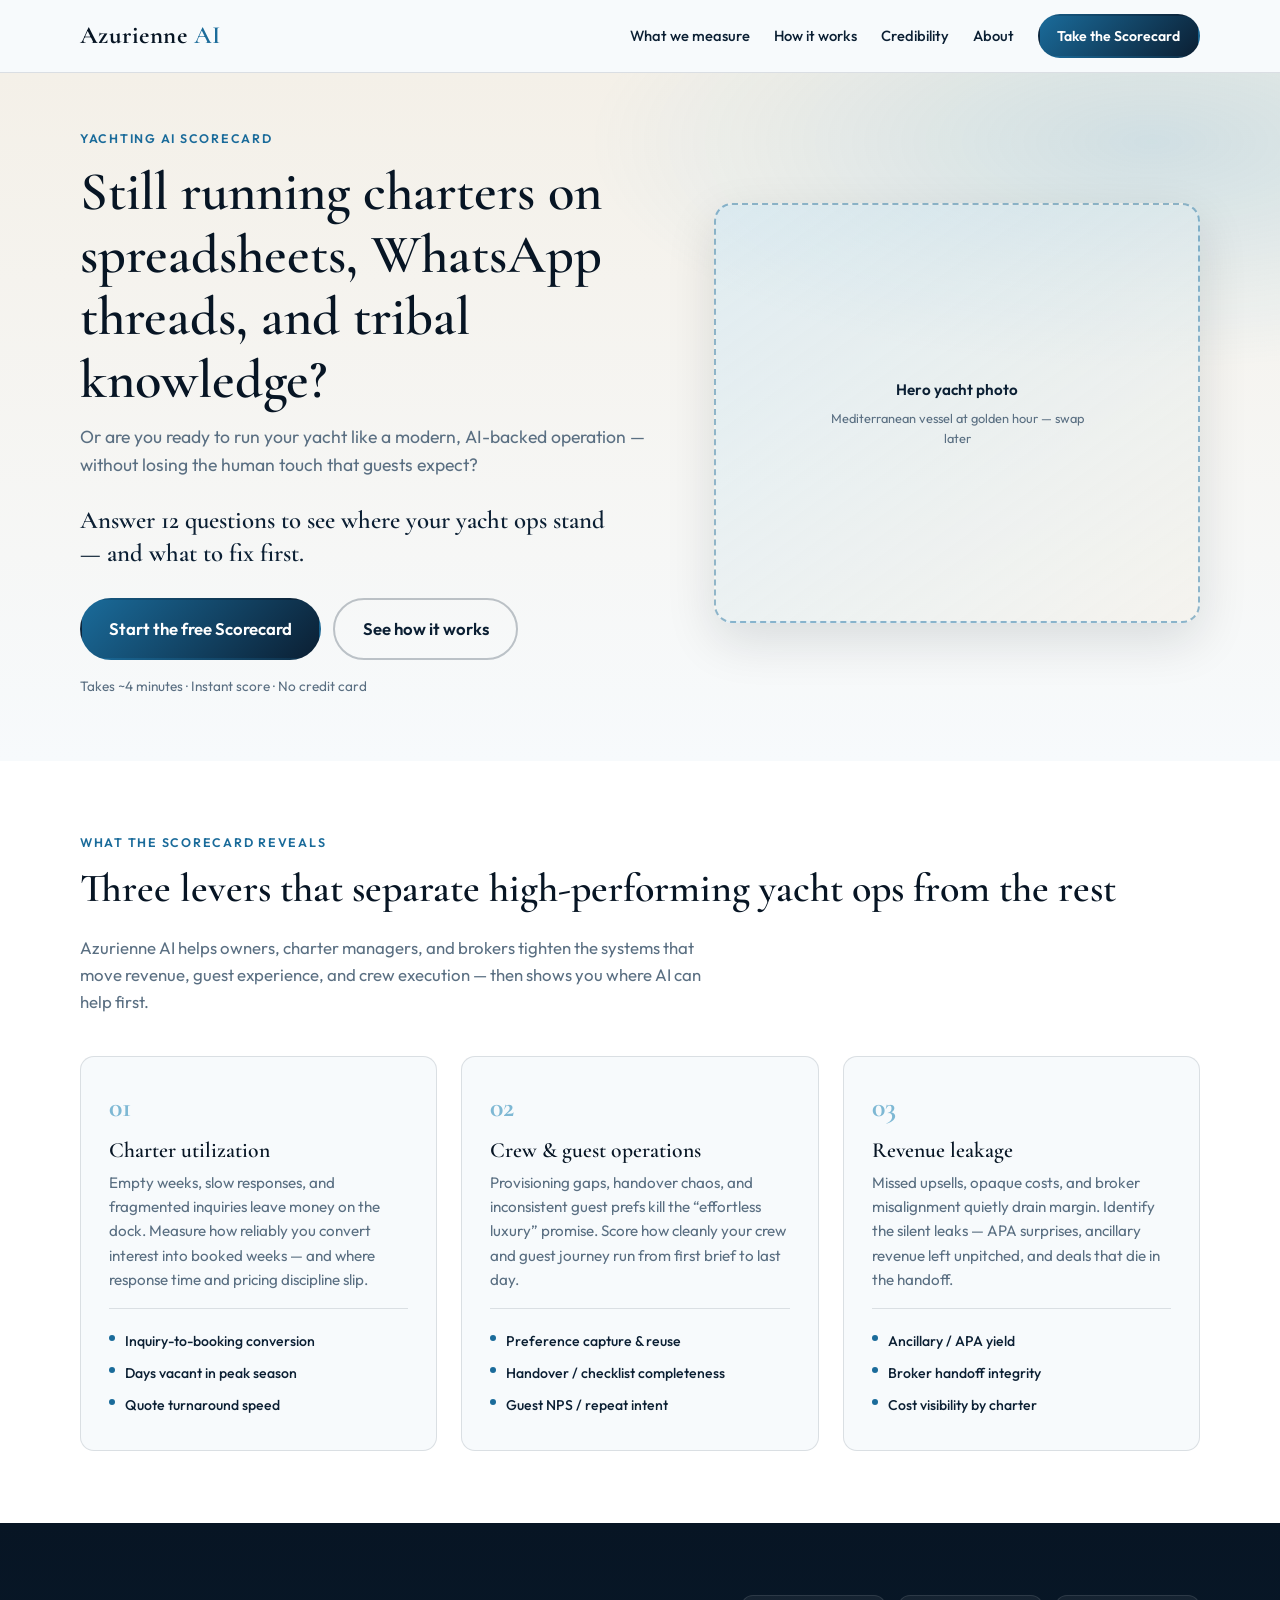
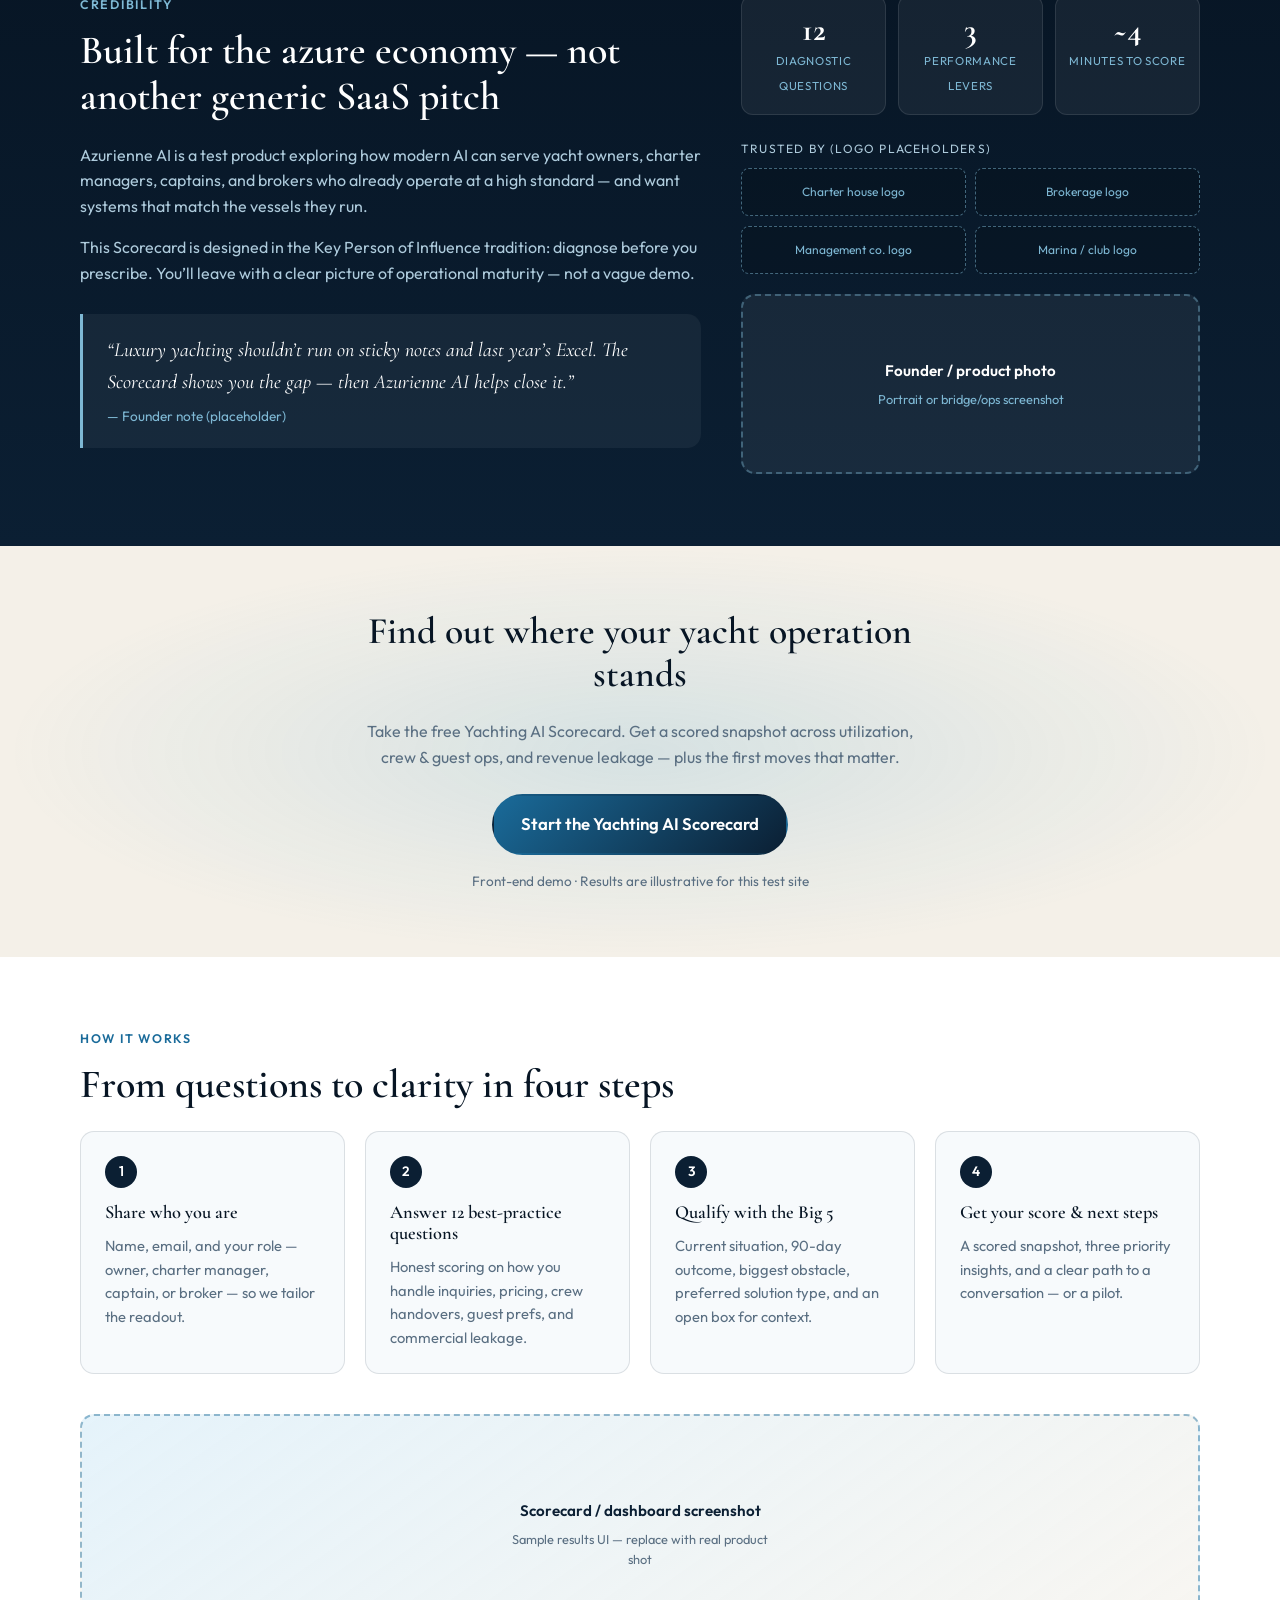
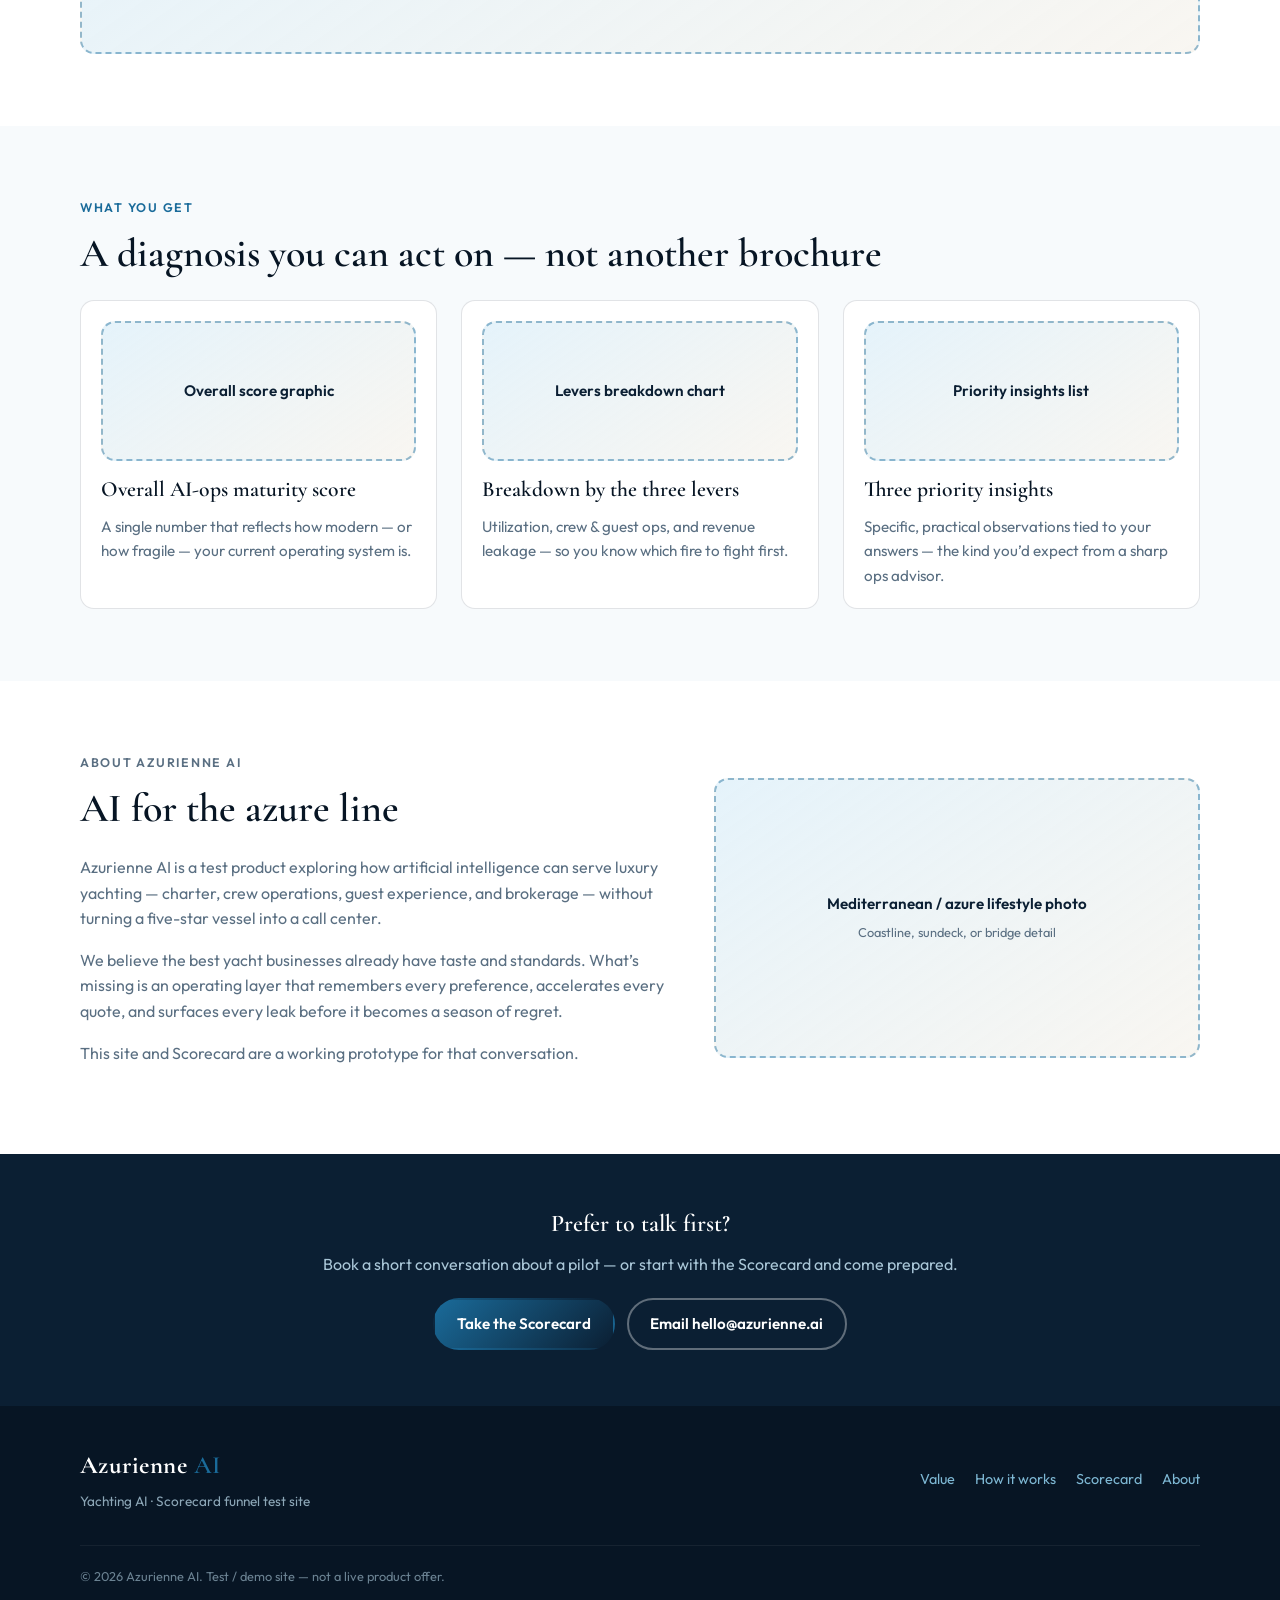
<file: index.html>
<!DOCTYPE html>
<html lang="en">
<head>
  <meta charset="UTF-8" />
  <meta name="viewport" content="width=device-width, initial-scale=1.0" />
  <meta name="description" content="Azurienne AI — Discover how AI-ready your yacht operation is. Take the free Yachting AI Scorecard." />
  <title>Azurienne AI | Yachting AI Scorecard</title>
  <link rel="preconnect" href="https://fonts.googleapis.com" />
  <link rel="preconnect" href="https://fonts.gstatic.com" crossorigin />
  <link href="https://fonts.googleapis.com/css2?family=Cormorant+Garamond:ital,wght@0,500;0,600;0,700;1,500&family=Outfit:wght@300;400;500;600;700&display=swap" rel="stylesheet" />
  <link rel="stylesheet" href="styles.css" />
  <link rel="stylesheet" href="styles-scorecard.css" />
</head>
<body>
  <!-- Sticky nav -->
  <header class="site-header" id="top">
    <nav class="nav" aria-label="Primary">
      <a class="logo" href="index.html">Azurienne <span>AI</span></a>
      <button class="nav-toggle" type="button" aria-expanded="false" aria-controls="nav-menu" aria-label="Open menu">
        <span></span><span></span><span></span>
      </button>
      <ul class="nav-links" id="nav-menu">
        <li><a href="#value">What we measure</a></li>
        <li><a href="#how">How it works</a></li>
        <li><a href="#credibility">Credibility</a></li>
        <li><a href="#about">About</a></li>
        <li><a class="btn btn-primary btn-nav" href="scorecard.html">Take the Scorecard</a></li>
      </ul>
    </nav>
  </header>

  <main>
    <!-- 1. HOOK -->
    <section class="hook" id="hook">
      <div class="container hook-grid">
        <div class="hook-copy">
          <p class="eyebrow">Yachting AI Scorecard</p>
          <h1>Still running charters on spreadsheets, WhatsApp threads, and tribal knowledge?</h1>
          <p class="hook-alt">Or are you ready to run your yacht like a modern, AI-backed operation — without losing the human touch that guests expect?</p>

          <!-- 2. SUBHEADING -->
          <p class="subhead">Answer 12 questions to see where your yacht ops stand — and what to fix first.</p>
          <div class="hook-ctas">
            <a class="btn btn-primary btn-lg" href="scorecard.html">Start the free Scorecard</a>
            <a class="btn btn-ghost btn-lg" href="#how">See how it works</a>
          </div>
          <p class="hook-meta">Takes ~4 minutes · Instant score · No credit card</p>
        </div>
        <div class="hook-visual">
          <div class="img-placeholder img-hero" role="img" aria-label="Hero yacht photo placeholder">
            <span class="img-label">Hero yacht photo</span>
            <span class="img-hint">Mediterranean vessel at golden hour — swap later</span>
          </div>
        </div>
      </div>
    </section>

    <!-- 3. VALUE PROPOSITION — three measurable areas -->
    <section class="value" id="value">
      <div class="container">
        <p class="section-eyebrow">What the Scorecard reveals</p>
        <h2 class="section-title">Three levers that separate high-performing yacht ops from the rest</h2>
        <p class="section-lead">Azurienne AI helps owners, charter managers, and brokers tighten the systems that move revenue, guest experience, and crew execution — then shows you where AI can help first.</p>
        <div class="value-grid">
          <article class="value-card">
            <div class="value-num" aria-hidden="true">01</div>
            <h3>Charter utilization</h3>
            <p>Empty weeks, slow responses, and fragmented inquiries leave money on the dock. Measure how reliably you convert interest into booked weeks — and where response time and pricing discipline slip.</p>
            <ul class="value-metrics">
              <li>Inquiry-to-booking conversion</li>
              <li>Days vacant in peak season</li>
              <li>Quote turnaround speed</li>
            </ul>
          </article>
          <article class="value-card">
            <div class="value-num" aria-hidden="true">02</div>
            <h3>Crew & guest operations</h3>
            <p>Provisioning gaps, handover chaos, and inconsistent guest prefs kill the “effortless luxury” promise. Score how cleanly your crew and guest journey run from first brief to last day.</p>
            <ul class="value-metrics">
              <li>Preference capture & reuse</li>
              <li>Handover / checklist completeness</li>
              <li>Guest NPS / repeat intent</li>
            </ul>
          </article>
          <article class="value-card">
            <div class="value-num" aria-hidden="true">03</div>
            <h3>Revenue leakage</h3>
            <p>Missed upsells, opaque costs, and broker misalignment quietly drain margin. Identify the silent leaks — APA surprises, ancillary revenue left unpitched, and deals that die in the handoff.</p>
            <ul class="value-metrics">
              <li>Ancillary / APA yield</li>
              <li>Broker handoff integrity</li>
              <li>Cost visibility by charter</li>
            </ul>
          </article>
        </div>
      </div>
    </section>

    <!-- 4. CREDIBILITY -->
    <section class="credibility" id="credibility">
      <div class="container">
        <div class="cred-grid">
          <div class="cred-copy">
            <p class="section-eyebrow">Credibility</p>
            <h2 class="section-title">Built for the azure economy — not another generic SaaS pitch</h2>
            <p>Azurienne AI is a test product exploring how modern AI can serve yacht owners, charter managers, captains, and brokers who already operate at a high standard — and want systems that match the vessels they run.</p>
            <p>This Scorecard is designed in the Key Person of Influence tradition: diagnose before you prescribe. You’ll leave with a clear picture of operational maturity — not a vague demo.</p>
            <blockquote class="founder-note">
              <p>“Luxury yachting shouldn’t run on sticky notes and last year’s Excel. The Scorecard shows you the gap — then Azurienne AI helps close it.”</p>
              <footer>— Founder note (placeholder)</footer>
            </blockquote>
          </div>
          <div class="cred-side">
            <div class="metrics-row" aria-label="Placeholder metrics">
              <div class="metric">
                <span class="metric-value">12</span>
                <span class="metric-label">diagnostic questions</span>
              </div>
              <div class="metric">
                <span class="metric-value">3</span>
                <span class="metric-label">performance levers</span>
              </div>
              <div class="metric">
                <span class="metric-value">~4</span>
                <span class="metric-label">minutes to score</span>
              </div>
            </div>
            <p class="logo-bar-label">Trusted by (logo placeholders)</p>
            <div class="logo-bar">
              <div class="logo-ph" role="img" aria-label="Partner logo placeholder">Charter house logo</div>
              <div class="logo-ph" role="img" aria-label="Partner logo placeholder">Brokerage logo</div>
              <div class="logo-ph" role="img" aria-label="Partner logo placeholder">Management co. logo</div>
              <div class="logo-ph" role="img" aria-label="Partner logo placeholder">Marina / club logo</div>
            </div>
            <div class="img-placeholder img-cred" role="img" aria-label="Founder or product photo placeholder">
              <span class="img-label">Founder / product photo</span>
              <span class="img-hint">Portrait or bridge/ops screenshot</span>
            </div>
          </div>
        </div>
      </div>
    </section>

    <!-- 5. PRIMARY CTA -->
    <section class="primary-cta" id="cta">
      <div class="container cta-inner">
        <h2>Find out where your yacht operation stands</h2>
        <p>Take the free Yachting AI Scorecard. Get a scored snapshot across utilization, crew & guest ops, and revenue leakage — plus the first moves that matter.</p>
        <a class="btn btn-primary btn-lg" href="scorecard.html">Start the Yachting AI Scorecard</a>
        <p class="hook-meta">Front-end demo · Results are illustrative for this test site</p>
      </div>
    </section>

    <!-- Supporting: How it works -->
    <section class="how" id="how">
      <div class="container">
        <p class="section-eyebrow">How it works</p>
        <h2 class="section-title">From questions to clarity in four steps</h2>
        <ol class="steps">
          <li class="step">
            <span class="step-num">1</span>
            <h3>Share who you are</h3>
            <p>Name, email, and your role — owner, charter manager, captain, or broker — so we tailor the readout.</p>
          </li>
          <li class="step">
            <span class="step-num">2</span>
            <h3>Answer 12 best-practice questions</h3>
            <p>Honest scoring on how you handle inquiries, pricing, crew handovers, guest prefs, and commercial leakage.</p>
          </li>
          <li class="step">
            <span class="step-num">3</span>
            <h3>Qualify with the Big 5</h3>
            <p>Current situation, 90-day outcome, biggest obstacle, preferred solution type, and an open box for context.</p>
          </li>
          <li class="step">
            <span class="step-num">4</span>
            <h3>Get your score & next steps</h3>
            <p>A scored snapshot, three priority insights, and a clear path to a conversation — or a pilot.</p>
          </li>
        </ol>
        <div class="img-placeholder img-wide" role="img" aria-label="Scorecard dashboard screenshot placeholder">
          <span class="img-label">Scorecard / dashboard screenshot</span>
          <span class="img-hint">Sample results UI — replace with real product shot</span>
        </div>
      </div>
    </section>

    <!-- Supporting: What you get -->
    <section class="what-you-get" id="results-preview">
      <div class="container">
        <p class="section-eyebrow">What you get</p>
        <h2 class="section-title">A diagnosis you can act on — not another brochure</h2>
        <div class="get-grid">
          <article class="get-card">
            <div class="img-placeholder img-card" role="img" aria-label="Overall score graphic placeholder">
              <span class="img-label">Overall score graphic</span>
            </div>
            <h3>Overall AI-ops maturity score</h3>
            <p>A single number that reflects how modern — or how fragile — your current operating system is.</p>
          </article>
          <article class="get-card">
            <div class="img-placeholder img-card" role="img" aria-label="Three levers breakdown placeholder">
              <span class="img-label">Levers breakdown chart</span>
            </div>
            <h3>Breakdown by the three levers</h3>
            <p>Utilization, crew & guest ops, and revenue leakage — so you know which fire to fight first.</p>
          </article>
          <article class="get-card">
            <div class="img-placeholder img-card" role="img" aria-label="Priority insights list placeholder">
              <span class="img-label">Priority insights list</span>
            </div>
            <h3>Three priority insights</h3>
            <p>Specific, practical observations tied to your answers — the kind you’d expect from a sharp ops advisor.</p>
          </article>
        </div>
      </div>
    </section>

    <!-- Soft about -->
    <section class="about" id="about">
      <div class="container about-grid">
        <div>
          <p class="section-eyebrow">About Azurienne AI</p>
          <h2 class="section-title">AI for the azure line</h2>
          <p>Azurienne AI is a test product exploring how artificial intelligence can serve luxury yachting — charter, crew operations, guest experience, and brokerage — without turning a five-star vessel into a call center.</p>
          <p>We believe the best yacht businesses already have taste and standards. What’s missing is an operating layer that remembers every preference, accelerates every quote, and surfaces every leak before it becomes a season of regret.</p>
          <p>This site and Scorecard are a working prototype for that conversation.</p>
        </div>
        <div class="img-placeholder img-about" role="img" aria-label="Mediterranean coastline or yacht interior placeholder">
          <span class="img-label">Mediterranean / azure lifestyle photo</span>
          <span class="img-hint">Coastline, sundeck, or bridge detail</span>
        </div>
      </div>
    </section>

    <!-- Soft contact / pilot -->
    <section class="pilot" id="contact">
      <div class="container pilot-inner">
        <h2>Prefer to talk first?</h2>
        <p>Book a short conversation about a pilot — or start with the Scorecard and come prepared.</p>
        <div class="pilot-actions">
          <a class="btn btn-primary" href="scorecard.html">Take the Scorecard</a>
          <a class="btn btn-ghost" href="mailto:hello@azurienne.ai">Email hello@azurienne.ai</a>
        </div>
      </div>
    </section>
  </main>

  <footer class="site-footer">
    <div class="container footer-inner">
      <div class="footer-brand">
        <a class="logo" href="index.html">Azurienne <span>AI</span></a>
        <p>Yachting AI · Scorecard funnel test site</p>
      </div>
      <ul class="footer-links">
        <li><a href="#value">Value</a></li>
        <li><a href="#how">How it works</a></li>
        <li><a href="scorecard.html">Scorecard</a></li>
        <li><a href="#about">About</a></li>
      </ul>
      <p class="footer-note">© 2026 Azurienne AI. Test / demo site — not a live product offer.</p>
    </div>
  </footer>

  <script src="script.js"></script>
</body>
</html>
</file>
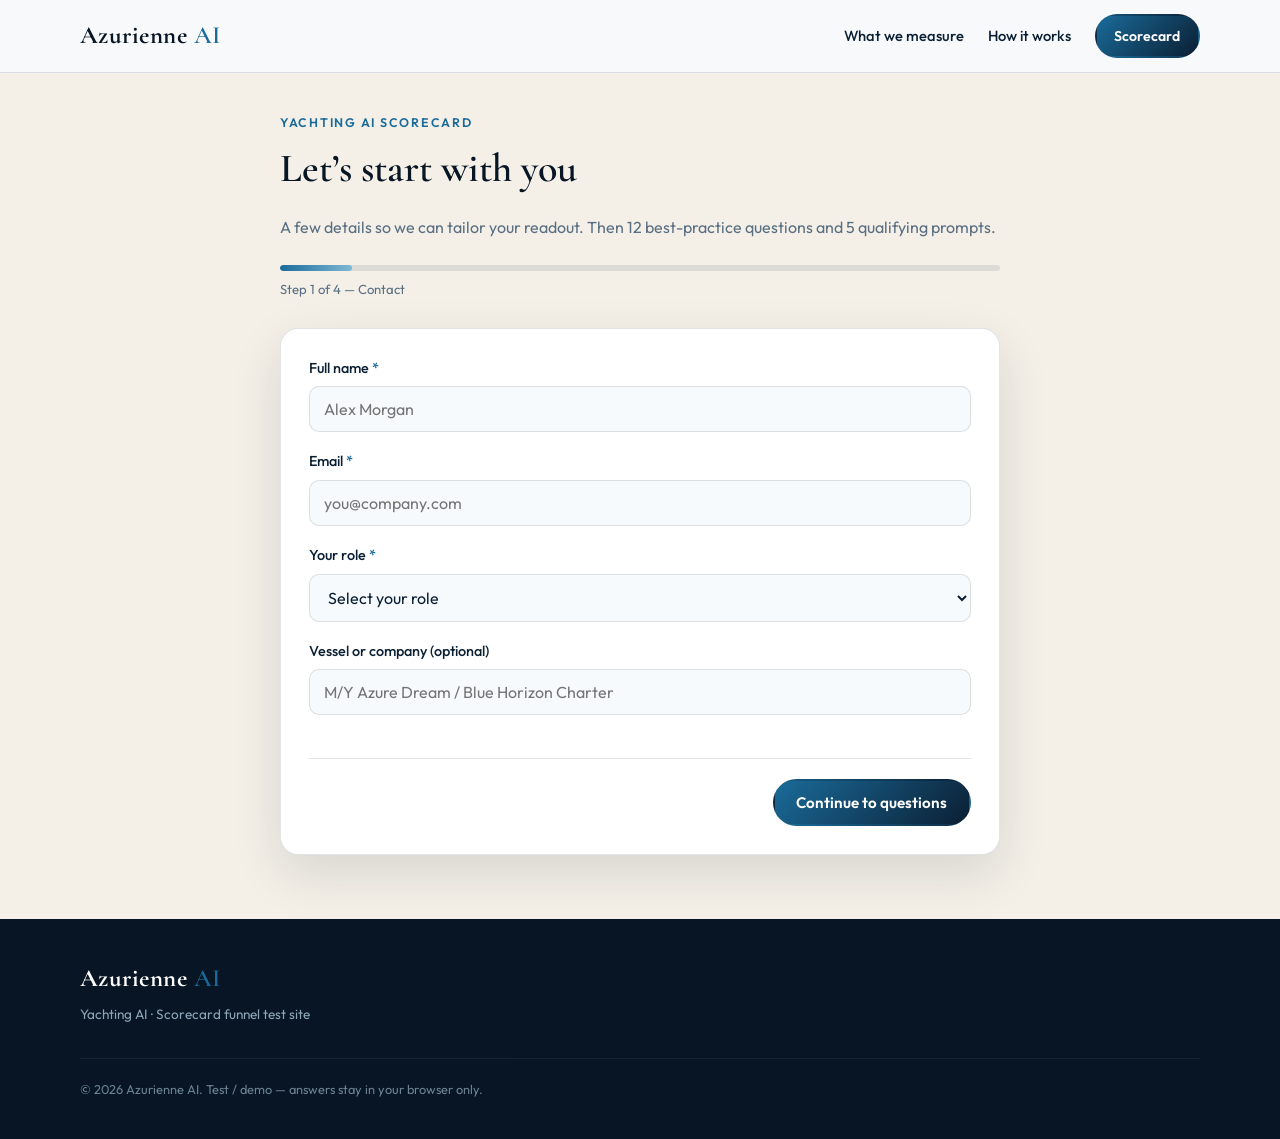
<file: scorecard.html>
<!DOCTYPE html>
<html lang="en">
<head>
  <meta charset="UTF-8" />
  <meta name="viewport" content="width=device-width, initial-scale=1.0" />
  <meta name="description" content="Take the Azurienne AI Yachting AI Scorecard — diagnose utilization, crew & guest ops, and revenue leakage." />
  <title>Yachting AI Scorecard | Azurienne AI</title>
  <link rel="preconnect" href="https://fonts.googleapis.com" />
  <link rel="preconnect" href="https://fonts.gstatic.com" crossorigin />
  <link href="https://fonts.googleapis.com/css2?family=Cormorant+Garamond:ital,wght@0,500;0,600;0,700;1,500&family=Outfit:wght@300;400;500;600;700&display=swap" rel="stylesheet" />
  <link rel="stylesheet" href="styles.css" />
  <link rel="stylesheet" href="styles-scorecard.css" />
</head>
<body class="scorecard-page">
  <header class="site-header">
    <nav class="nav" aria-label="Primary">
      <a class="logo" href="index.html">Azurienne <span>AI</span></a>
      <button class="nav-toggle" type="button" aria-expanded="false" aria-controls="nav-menu" aria-label="Open menu">
        <span></span><span></span><span></span>
      </button>
      <ul class="nav-links" id="nav-menu">
        <li><a href="index.html#value">What we measure</a></li>
        <li><a href="index.html#how">How it works</a></li>
        <li><a class="btn btn-primary btn-nav" href="scorecard.html">Scorecard</a></li>
      </ul>
    </nav>
  </header>

  <main class="scorecard-main">
    <div class="container scorecard-wrap">
      <div class="scorecard-intro" id="scorecard-progress-region">
        <p class="eyebrow">Yachting AI Scorecard</p>
        <h1 id="step-title">Let’s start with you</h1>
        <p class="scorecard-lead" id="step-lead">A few details so we can tailor your readout. Then 12 best-practice questions and 5 qualifying prompts.</p>
        <div class="progress" role="progressbar" aria-valuemin="0" aria-valuemax="100" aria-valuenow="0" aria-label="Scorecard progress">
          <div class="progress-bar" id="progress-bar"></div>
        </div>
        <p class="progress-label" id="progress-label">Step 1 of 4 — Contact</p>
      </div>

      <!-- DEMO BANNER for results -->
      <div class="demo-banner hidden" id="demo-banner" role="status">
        <strong>Test / demo results.</strong> Personalized scoring would appear here in a live build. The sample below is illustrative.
      </div>

      <!-- STEP 1: Contact capture -->
      <form class="score-panel" id="panel-contact" novalidate>
        <fieldset>
          <legend class="visually-hidden">Your details</legend>
          <div class="form-row">
            <label for="fullName">Full name <span class="req">*</span></label>
            <input type="text" id="fullName" name="fullName" autocomplete="name" required placeholder="Alex Morgan" />
          </div>
          <div class="form-row">
            <label for="email">Email <span class="req">*</span></label>
            <input type="email" id="email" name="email" autocomplete="email" required placeholder="you@company.com" />
          </div>
          <div class="form-row">
            <label for="role">Your role <span class="req">*</span></label>
            <select id="role" name="role" required>
              <option value="" disabled selected>Select your role</option>
              <option value="owner">Yacht owner</option>
              <option value="charter-manager">Charter / management company</option>
              <option value="captain">Captain / crew leadership</option>
              <option value="broker">Broker</option>
              <option value="other">Other</option>
            </select>
          </div>
          <div class="form-row">
            <label for="vessel">Vessel or company (optional)</label>
            <input type="text" id="vessel" name="vessel" placeholder="M/Y Azure Dream / Blue Horizon Charter" />
          </div>
        </fieldset>
        <div class="panel-actions">
          <button type="submit" class="btn btn-primary">Continue to questions</button>
        </div>
      </form>

      <!-- STEP 2: Best-practice questions (12) -->
      <form class="score-panel hidden" id="panel-questions" novalidate>
        <fieldset>
          <legend class="visually-hidden">Best-practice questions</legend>
          <p class="scale-hint">Rate each statement from 1 (rarely / not true) to 5 (consistently true for us).</p>

          <div class="q-block" data-q="1">
            <p class="q-text"><span class="q-num">1.</span> Inquiry responses go out within a few hours — even on weekends in season.</p>
            <div class="likert" role="radiogroup" aria-label="Question 1">
              <label><input type="radio" name="q1" value="1" required /> 1</label>
              <label><input type="radio" name="q1" value="2" /> 2</label>
              <label><input type="radio" name="q1" value="3" /> 3</label>
              <label><input type="radio" name="q1" value="4" /> 4</label>
              <label><input type="radio" name="q1" value="5" /> 5</label>
            </div>
          </div>

          <div class="q-block" data-q="2">
            <p class="q-text"><span class="q-num">2.</span> We know our peak-season vacant days before the season starts — and have a plan for each gap.</p>
            <div class="likert" role="radiogroup" aria-label="Question 2">
              <label><input type="radio" name="q2" value="1" required /> 1</label>
              <label><input type="radio" name="q2" value="2" /> 2</label>
              <label><input type="radio" name="q2" value="3" /> 3</label>
              <label><input type="radio" name="q2" value="4" /> 4</label>
              <label><input type="radio" name="q2" value="5" /> 5</label>
            </div>
          </div>

          <div class="q-block" data-q="3">
            <p class="q-text"><span class="q-num">3.</span> Charter quotes are consistent, priced with clear logic, and rarely renegotiated from scratch.</p>
            <div class="likert" role="radiogroup" aria-label="Question 3">
              <label><input type="radio" name="q3" value="1" required /> 1</label>
              <label><input type="radio" name="q3" value="2" /> 2</label>
              <label><input type="radio" name="q3" value="3" /> 3</label>
              <label><input type="radio" name="q3" value="4" /> 4</label>
              <label><input type="radio" name="q3" value="5" /> 5</label>
            </div>
          </div>

          <div class="q-block" data-q="4">
            <p class="q-text"><span class="q-num">4.</span> Guest preferences from past charters are captured once and reused for every future booking.</p>
            <div class="likert" role="radiogroup" aria-label="Question 4">
              <label><input type="radio" name="q4" value="1" required /> 1</label>
              <label><input type="radio" name="q4" value="2" /> 2</label>
              <label><input type="radio" name="q4" value="3" /> 3</label>
              <label><input type="radio" name="q4" value="4" /> 4</label>
              <label><input type="radio" name="q4" value="5" /> 5</label>
            </div>
          </div>

          <div class="q-block" data-q="5">
            <p class="q-text"><span class="q-num">5.</span> Crew handovers and charter checklists are complete, current, and not dependent on one person’s memory.</p>
            <div class="likert" role="radiogroup" aria-label="Question 5">
              <label><input type="radio" name="q5" value="1" required /> 1</label>
              <label><input type="radio" name="q5" value="2" /> 2</label>
              <label><input type="radio" name="q5" value="3" /> 3</label>
              <label><input type="radio" name="q5" value="4" /> 4</label>
              <label><input type="radio" name="q5" value="5" /> 5</label>
            </div>
          </div>

          <div class="q-block" data-q="6">
            <p class="q-text"><span class="q-num">6.</span> Provisioning and guest requests rarely generate last-minute chaos or APA surprises.</p>
            <div class="likert" role="radiogroup" aria-label="Question 6">
              <label><input type="radio" name="q6" value="1" required /> 1</label>
              <label><input type="radio" name="q6" value="2" /> 2</label>
              <label><input type="radio" name="q6" value="3" /> 3</label>
              <label><input type="radio" name="q6" value="4" /> 4</label>
              <label><input type="radio" name="q6" value="5" /> 5</label>
            </div>
          </div>

          <div class="q-block" data-q="7">
            <p class="q-text"><span class="q-num">7.</span> We actively measure guest satisfaction and know what drives repeats and referrals.</p>
            <div class="likert" role="radiogroup" aria-label="Question 7">
              <label><input type="radio" name="q7" value="1" required /> 1</label>
              <label><input type="radio" name="q7" value="2" /> 2</label>
              <label><input type="radio" name="q7" value="3" /> 3</label>
              <label><input type="radio" name="q7" value="4" /> 4</label>
              <label><input type="radio" name="q7" value="5" /> 5</label>
            </div>
          </div>

          <div class="q-block" data-q="8">
            <p class="q-text"><span class="q-num">8.</span> Ancillary revenue (toys, experiences, upgrades) is pitched systematically — not left to chance.</p>
            <div class="likert" role="radiogroup" aria-label="Question 8">
              <label><input type="radio" name="q8" value="1" required /> 1</label>
              <label><input type="radio" name="q8" value="2" /> 2</label>
              <label><input type="radio" name="q8" value="3" /> 3</label>
              <label><input type="radio" name="q8" value="4" /> 4</label>
              <label><input type="radio" name="q8" value="5" /> 5</label>
            </div>
          </div>

          <div class="q-block" data-q="9">
            <p class="q-text"><span class="q-num">9.</span> Broker handoffs include full context — preferences, constraints, and commercial terms — so nothing is lost in translation.</p>
            <div class="likert" role="radiogroup" aria-label="Question 9">
              <label><input type="radio" name="q9" value="1" required /> 1</label>
              <label><input type="radio" name="q9" value="2" /> 2</label>
              <label><input type="radio" name="q9" value="3" /> 3</label>
              <label><input type="radio" name="q9" value="4" /> 4</label>
              <label><input type="radio" name="q9" value="5" /> 5</label>
            </div>
          </div>

          <div class="q-block" data-q="10">
            <p class="q-text"><span class="q-num">10.</span> We can see cost and margin by charter without reconstructing it from email and receipts.</p>
            <div class="likert" role="radiogroup" aria-label="Question 10">
              <label><input type="radio" name="q10" value="1" required /> 1</label>
              <label><input type="radio" name="q10" value="2" /> 2</label>
              <label><input type="radio" name="q10" value="3" /> 3</label>
              <label><input type="radio" name="q10" value="4" /> 4</label>
              <label><input type="radio" name="q10" value="5" /> 5</label>
            </div>
          </div>

          <div class="q-block" data-q="11">
            <p class="q-text"><span class="q-num">11.</span> Critical ops knowledge lives in shared systems — not only in WhatsApp chats or one crew member’s head.</p>
            <div class="likert" role="radiogroup" aria-label="Question 11">
              <label><input type="radio" name="q11" value="1" required /> 1</label>
              <label><input type="radio" name="q11" value="2" /> 2</label>
              <label><input type="radio" name="q11" value="3" /> 3</label>
              <label><input type="radio" name="q11" value="4" /> 4</label>
              <label><input type="radio" name="q11" value="5" /> 5</label>
            </div>
          </div>

          <div class="q-block" data-q="12">
            <p class="q-text"><span class="q-num">12.</span> We already use (or are actively piloting) modern tools / AI to draft replies, briefings, or guest plans.</p>
            <div class="likert" role="radiogroup" aria-label="Question 12">
              <label><input type="radio" name="q12" value="1" required /> 1</label>
              <label><input type="radio" name="q12" value="2" /> 2</label>
              <label><input type="radio" name="q12" value="3" /> 3</label>
              <label><input type="radio" name="q12" value="4" /> 4</label>
              <label><input type="radio" name="q12" value="5" /> 5</label>
            </div>
          </div>
        </fieldset>
        <div class="panel-actions">
          <button type="button" class="btn btn-ghost" id="back-to-contact">Back</button>
          <button type="submit" class="btn btn-primary">Continue to Big 5</button>
        </div>
      </form>

      <!-- STEP 3: Big 5 qualifying -->
      <form class="score-panel hidden" id="panel-big5" novalidate>
        <fieldset>
          <legend class="visually-hidden">Big 5 qualifying questions</legend>

          <div class="form-row">
            <label for="big5-situation">1. Current situation — What’s true about your yacht ops right now? <span class="req">*</span></label>
            <textarea id="big5-situation" name="situation" rows="3" required placeholder="e.g. We charter 12–14 weeks, but inquiries pile up in WhatsApp and we lose deals when the captain is offshore…"></textarea>
          </div>

          <div class="form-row">
            <label for="big5-outcome">2. 90-day desired outcome — What would “winning” look like in the next 90 days? <span class="req">*</span></label>
            <textarea id="big5-outcome" name="outcome" rows="3" required placeholder="e.g. Every inquiry answered in under 2 hours, guest prefs in one place, and a clear view of vacant weeks…"></textarea>
          </div>

          <div class="form-row">
            <label for="big5-obstacle">3. Biggest obstacle — What’s in the way? <span class="req">*</span></label>
            <textarea id="big5-obstacle" name="obstacle" rows="3" required placeholder="e.g. Tools are scattered, crew turnover, no time to implement another system…"></textarea>
          </div>

          <div class="form-row">
            <label for="big5-solution">4. Preferred solution type — How do you usually like to solve this? <span class="req">*</span></label>
            <select id="big5-solution" name="solution" required>
              <option value="" disabled selected>Select one</option>
              <option value="diy">DIY / improve what we have</option>
              <option value="advisory">Advisory / fractional ops help</option>
              <option value="software">Software / AI platform</option>
              <option value="done-for-you">Done-for-you / managed service</option>
              <option value="unsure">Not sure yet — open to guidance</option>
            </select>
          </div>

          <div class="form-row">
            <label for="big5-open">5. Open box — Anything else we should know?</label>
            <textarea id="big5-open" name="open" rows="3" placeholder="Fleet size, regions, seasonality, must-haves, hard nos…"></textarea>
          </div>
        </fieldset>
        <div class="panel-actions">
          <button type="button" class="btn btn-ghost" id="back-to-questions">Back</button>
          <button type="submit" class="btn btn-primary">See my score</button>
        </div>
      </form>

      <!-- STEP 4: Results (static placeholder demo) -->
      <section class="score-panel results-panel hidden" id="panel-results" aria-live="polite">
        <div class="results-header">
          <p class="results-greeting" id="results-greeting">Here’s your sample readout</p>
          <div class="score-ring-wrap">
            <div class="score-ring" aria-hidden="true">
              <span class="score-ring-value" id="score-value">68</span>
            </div>
            <div>
              <p class="score-caption">Sample AI-ops maturity score</p>
              <p class="score-band" id="score-band">Developing — solid foundation, clear gaps</p>
            </div>
          </div>
        </div>

        <div class="lever-scores">
          <div class="lever">
            <div class="lever-top">
              <h3>Charter utilization</h3>
              <span id="lever-util">62</span>
            </div>
            <div class="lever-bar"><span style="width:62%"></span></div>
          </div>
          <div class="lever">
            <div class="lever-top">
              <h3>Crew & guest ops</h3>
              <span id="lever-ops">74</span>
            </div>
            <div class="lever-bar"><span style="width:74%"></span></div>
          </div>
          <div class="lever">
            <div class="lever-top">
              <h3>Revenue leakage</h3>
              <span id="lever-rev">58</span>
            </div>
            <div class="lever-bar"><span style="width:58%"></span></div>
          </div>
        </div>

        <h3 class="insights-title">Three priority insights <span class="badge-demo">Sample</span></h3>
        <ol class="insights">
          <li>
            <strong>Response speed is leaving weeks on the table.</strong>
            When inquiries sit in fragmented channels, peak-season gaps stay empty. Centralize replies and set a hard SLA — AI can draft first responses so humans only polish.
          </li>
          <li>
            <strong>Guest memory is your unfair advantage — if it’s written down.</strong>
            Preference reuse separates “nice boat” from “they already know us.” Capture once; brief every charter automatically.
          </li>
          <li>
            <strong>Margin leaks hide in APA and handoffs.</strong>
            Without per-charter cost visibility and clean broker context, revenue leakage compounds quietly. Fix the handoff before you buy another marketing channel.
          </li>
        </ol>

        <div class="img-placeholder img-results" role="img" aria-label="Personalized results dashboard placeholder">
          <span class="img-label">Personalized results dashboard</span>
          <span class="img-hint">Replace with live scored UI later</span>
        </div>

        <div class="results-cta">
          <h3>Next step</h3>
          <p>In a live build, this would unlock a tailored briefing or pilot conversation. For this test site, book a demo conversation or return to the landing page.</p>
          <div class="panel-actions">
            <a class="btn btn-primary" href="mailto:hello@azurienne.ai?subject=Azurienne%20AI%20Scorecard%20follow-up">Book a follow-up</a>
            <a class="btn btn-ghost" href="index.html">Back to home</a>
          </div>
        </div>
      </section>
    </div>
  </main>

  <footer class="site-footer">
    <div class="container footer-inner">
      <div class="footer-brand">
        <a class="logo" href="index.html">Azurienne <span>AI</span></a>
        <p>Yachting AI · Scorecard funnel test site</p>
      </div>
      <p class="footer-note">© 2026 Azurienne AI. Test / demo — answers stay in your browser only.</p>
    </div>
  </footer>

  <script src="script.js"></script>
</body>
</html>
</file>
<file: styles.css>
/* Azurienne AI — luxury azure / navy palette */
:root {
  --navy: #0b1f33;
  --navy-deep: #071524;
  --azure: #1a6b9a;
  --azure-bright: #2a8fc4;
  --azure-soft: #c5e4f5;
  --seafoam: #7eb8d4;
  --sand: #f4f0e8;
  --white: #ffffff;
  --off-white: #f7fafc;
  --muted: #5a6f82;
  --border: rgba(11, 31, 51, 0.12);
  --shadow: 0 18px 50px rgba(7, 21, 36, 0.12);
  --radius: 14px;
  --font-display: "Cormorant Garamond", Georgia, serif;
  --font-body: "Outfit", system-ui, -apple-system, sans-serif;
  --header-h: 72px;
  --max: 1120px;
}

*,
*::before,
*::after {
  box-sizing: border-box;
}

html {
  scroll-behavior: smooth;
}

body {
  margin: 0;
  font-family: var(--font-body);
  font-weight: 400;
  color: var(--navy);
  background: var(--off-white);
  line-height: 1.6;
  -webkit-font-smoothing: antialiased;
}

img {
  max-width: 100%;
  display: block;
}

a {
  color: var(--azure);
  text-decoration: none;
}

a:hover {
  color: var(--azure-bright);
}

h1, h2, h3 {
  font-family: var(--font-display);
  font-weight: 600;
  line-height: 1.15;
  color: var(--navy-deep);
  margin: 0 0 0.6em;
}

h1 { font-size: clamp(2.1rem, 5vw, 3.4rem); }
h2.section-title,
.section-title { font-size: clamp(1.75rem, 3.5vw, 2.5rem); }
h3 { font-size: 1.35rem; }

p { margin: 0 0 1em; }

.container {
  width: min(100% - 2rem, var(--max));
  margin-inline: auto;
}

.visually-hidden {
  position: absolute;
  width: 1px;
  height: 1px;
  padding: 0;
  margin: -1px;
  overflow: hidden;
  clip: rect(0, 0, 0, 0);
  border: 0;
}

.hidden { display: none !important; }

/* Buttons */
.btn {
  display: inline-flex;
  align-items: center;
  justify-content: center;
  gap: 0.4rem;
  padding: 0.75rem 1.35rem;
  border-radius: 999px;
  font-family: var(--font-body);
  font-size: 0.95rem;
  font-weight: 600;
  border: 2px solid transparent;
  cursor: pointer;
  transition: background 0.2s, color 0.2s, border-color 0.2s, transform 0.15s;
  text-decoration: none;
}

.btn:active { transform: translateY(1px); }

.btn-primary {
  background: linear-gradient(135deg, var(--azure) 0%, var(--navy) 100%);
  color: var(--white);
  border-color: transparent;
}

.btn-primary:hover {
  background: linear-gradient(135deg, var(--azure-bright) 0%, var(--azure) 100%);
  color: var(--white);
}

.btn-ghost {
  background: transparent;
  color: var(--navy);
  border-color: rgba(11, 31, 51, 0.25);
}

.btn-ghost:hover {
  border-color: var(--azure);
  color: var(--azure);
  background: rgba(42, 143, 196, 0.06);
}

.btn-lg {
  padding: 0.95rem 1.7rem;
  font-size: 1.05rem;
}

.btn-nav {
  padding: 0.55rem 1.1rem;
  font-size: 0.88rem;
}

/* Header / nav */
.site-header {
  position: sticky;
  top: 0;
  z-index: 100;
  background: rgba(247, 250, 252, 0.92);
  backdrop-filter: blur(12px);
  border-bottom: 1px solid var(--border);
}

.nav {
  width: min(100% - 2rem, var(--max));
  margin-inline: auto;
  min-height: var(--header-h);
  display: flex;
  align-items: center;
  justify-content: space-between;
  gap: 1rem;
}

.logo {
  font-family: var(--font-display);
  font-size: 1.55rem;
  font-weight: 700;
  color: var(--navy-deep);
  letter-spacing: 0.02em;
}

.logo span {
  color: var(--azure);
  font-weight: 600;
}

.logo:hover { color: var(--navy-deep); }
.logo:hover span { color: var(--azure-bright); }

.nav-links {
  list-style: none;
  margin: 0;
  padding: 0;
  display: flex;
  align-items: center;
  gap: 1.5rem;
}

.nav-links a:not(.btn) {
  color: var(--navy);
  font-size: 0.92rem;
  font-weight: 500;
}

.nav-links a:not(.btn):hover {
  color: var(--azure);
}

.nav-toggle {
  display: none;
  flex-direction: column;
  gap: 5px;
  background: none;
  border: none;
  padding: 8px;
  cursor: pointer;
}

.nav-toggle span {
  display: block;
  width: 22px;
  height: 2px;
  background: var(--navy);
  border-radius: 2px;
}

@media (max-width: 768px) {
  .nav-toggle { display: flex; }

  .nav-links {
    position: absolute;
    top: var(--header-h);
    left: 0;
    right: 0;
    flex-direction: column;
    align-items: stretch;
    gap: 0;
    background: var(--white);
    border-bottom: 1px solid var(--border);
    padding: 0.5rem 0;
    display: none;
  }

  .nav-links.open { display: flex; }

  .nav-links li {
    border-bottom: 1px solid var(--border);
  }

  .nav-links a {
    display: block;
    padding: 0.9rem 1.25rem;
  }

  .nav-links .btn-nav {
    margin: 0.75rem 1.25rem;
    text-align: center;
  }
}

/* Eyebrows & section chrome */
.eyebrow,
.section-eyebrow {
  font-size: 0.78rem;
  font-weight: 600;
  letter-spacing: 0.14em;
  text-transform: uppercase;
  color: var(--azure);
  margin: 0 0 0.75rem;
}

.section-lead {
  max-width: 40rem;
  color: var(--muted);
  font-size: 1.05rem;
  margin-bottom: 2.5rem;
}

/* Image placeholders */
.img-placeholder {
  display: flex;
  flex-direction: column;
  align-items: center;
  justify-content: center;
  gap: 0.35rem;
  text-align: center;
  border: 2px dashed rgba(26, 107, 154, 0.45);
  border-radius: var(--radius);
  background:
    linear-gradient(145deg, rgba(197, 228, 245, 0.45) 0%, rgba(244, 240, 232, 0.6) 100%);
  color: var(--azure);
  padding: 1.5rem;
  min-height: 160px;
}

.img-label {
  font-weight: 600;
  font-size: 0.95rem;
  color: var(--navy);
}

.img-hint {
  font-size: 0.8rem;
  color: var(--muted);
  max-width: 16rem;
}

.img-hero {
  min-height: clamp(260px, 42vw, 420px);
  border-radius: 18px;
  box-shadow: var(--shadow);
}

.img-wide { min-height: 240px; margin-top: 2.5rem; }
.img-card { min-height: 140px; margin-bottom: 1rem; }
.img-about { min-height: 280px; }
.img-cred { min-height: 180px; margin-top: 1.25rem; }
.img-results { min-height: 180px; margin: 1.75rem 0; }

/* ========== LANDING: HOOK ========== */
.hook {
  padding: 3.5rem 0 4rem;
  background:
    radial-gradient(ellipse 80% 60% at 90% 10%, rgba(42, 143, 196, 0.18), transparent 55%),
    linear-gradient(180deg, var(--sand) 0%, var(--off-white) 100%);
}

.hook-grid {
  display: grid;
  grid-template-columns: 1.1fr 0.9fr;
  gap: 2.5rem;
  align-items: center;
}

.hook-copy h1 {
  margin-bottom: 0.75rem;
}

.hook-alt {
  font-size: 1.1rem;
  color: var(--muted);
  max-width: 36rem;
}

.subhead {
  font-family: var(--font-display);
  font-size: clamp(1.25rem, 2.5vw, 1.55rem);
  font-weight: 600;
  color: var(--navy);
  margin: 1.5rem 0 1.75rem;
  max-width: 34rem;
  line-height: 1.35;
}

.hook-ctas {
  display: flex;
  flex-wrap: wrap;
  gap: 0.75rem;
  margin-bottom: 1rem;
}

.hook-meta {
  font-size: 0.85rem;
  color: var(--muted);
  margin: 0;
}

@media (max-width: 860px) {
  .hook-grid {
    grid-template-columns: 1fr;
  }
}

/* ========== VALUE ========== */
.value {
  padding: 4.5rem 0;
  background: var(--white);
}

.value-grid {
  display: grid;
  grid-template-columns: repeat(3, 1fr);
  gap: 1.5rem;
}

.value-card {
  background: var(--off-white);
  border: 1px solid var(--border);
  border-radius: var(--radius);
  padding: 1.75rem;
  transition: box-shadow 0.2s, border-color 0.2s;
}

.value-card:hover {
  box-shadow: var(--shadow);
  border-color: rgba(26, 107, 154, 0.3);
}

.value-num {
  font-family: var(--font-display);
  font-size: 1.75rem;
  color: var(--seafoam);
  font-weight: 700;
  margin-bottom: 0.5rem;
}

.value-card h3 { margin-bottom: 0.5rem; }

.value-card p {
  color: var(--muted);
  font-size: 0.95rem;
}

.value-metrics {
  list-style: none;
  margin: 1rem 0 0;
  padding: 0;
  border-top: 1px solid var(--border);
  padding-top: 1rem;
}

.value-metrics li {
  font-size: 0.88rem;
  font-weight: 500;
  color: var(--navy);
  padding: 0.3rem 0 0.3rem 1rem;
  position: relative;
}

.value-metrics li::before {
  content: "";
  position: absolute;
  left: 0;
  top: 0.7em;
  width: 6px;
  height: 6px;
  border-radius: 50%;
  background: var(--azure);
}

@media (max-width: 860px) {
  .value-grid { grid-template-columns: 1fr; }
}

/* ========== CREDIBILITY ========== */
.credibility {
  padding: 4.5rem 0;
  background:
    linear-gradient(180deg, var(--navy-deep) 0%, var(--navy) 100%);
  color: var(--azure-soft);
}

.credibility .section-eyebrow { color: var(--seafoam); }
.credibility .section-title { color: var(--white); }
.credibility p { color: rgba(197, 228, 245, 0.88); }

.cred-grid {
  display: grid;
  grid-template-columns: 1.15fr 0.85fr;
  gap: 2.5rem;
  align-items: start;
}

.founder-note {
  margin: 1.75rem 0 0;
  padding: 1.25rem 1.5rem;
  border-left: 3px solid var(--seafoam);
  background: rgba(255, 255, 255, 0.05);
  border-radius: 0 var(--radius) var(--radius) 0;
}

.founder-note p {
  font-family: var(--font-display);
  font-size: 1.25rem;
  font-style: italic;
  color: var(--white);
  margin-bottom: 0.5rem;
}

.founder-note footer {
  font-size: 0.85rem;
  color: var(--seafoam);
}

.metrics-row {
  display: grid;
  grid-template-columns: repeat(3, 1fr);
  gap: 0.75rem;
  margin-bottom: 1.5rem;
}

.metric {
  text-align: center;
  background: rgba(255, 255, 255, 0.06);
  border: 1px solid rgba(255, 255, 255, 0.1);
  border-radius: 12px;
  padding: 1rem 0.5rem;
}

.metric-value {
  display: block;
  font-family: var(--font-display);
  font-size: 2rem;
  font-weight: 700;
  color: var(--white);
  line-height: 1.1;
}

.metric-label {
  font-size: 0.72rem;
  color: var(--seafoam);
  text-transform: uppercase;
  letter-spacing: 0.06em;
}

.logo-bar-label {
  font-size: 0.75rem;
  text-transform: uppercase;
  letter-spacing: 0.1em;
  color: var(--seafoam);
  margin-bottom: 0.6rem;
}

.logo-bar {
  display: grid;
  grid-template-columns: 1fr 1fr;
  gap: 0.6rem;
}

.logo-ph {
  border: 1px dashed rgba(126, 184, 212, 0.5);
  border-radius: 8px;
  padding: 0.85rem 0.5rem;
  text-align: center;
  font-size: 0.75rem;
  color: var(--seafoam);
  background: rgba(0, 0, 0, 0.15);
}

.credibility .img-placeholder {
  background: rgba(255, 255, 255, 0.06);
  border-color: rgba(126, 184, 212, 0.4);
}

.credibility .img-label { color: var(--white); }
.credibility .img-hint { color: var(--seafoam); }

@media (max-width: 860px) {
  .cred-grid { grid-template-columns: 1fr; }
}

/* ========== PRIMARY CTA ========== */
.primary-cta {
  padding: 4rem 0;
  background:
    radial-gradient(ellipse at center, rgba(42, 143, 196, 0.15), transparent 70%),
    var(--sand);
  text-align: center;
}

.cta-inner {
  max-width: 36rem;
}

.cta-inner h2 {
  font-size: clamp(1.75rem, 3vw, 2.35rem);
}

.cta-inner p {
  color: var(--muted);
}

.cta-inner .btn {
  margin: 0.5rem 0 1rem;
}

/* ========== HOW ========== */
.how {
  padding: 4.5rem 0;
  background: var(--white);
}

.steps {
  list-style: none;
  margin: 0;
  padding: 0;
  display: grid;
  grid-template-columns: repeat(4, 1fr);
  gap: 1.25rem;
  counter-reset: none;
}

.step {
  background: var(--off-white);
  border-radius: var(--radius);
  padding: 1.5rem;
  border: 1px solid var(--border);
}

.step-num {
  display: inline-flex;
  align-items: center;
  justify-content: center;
  width: 2rem;
  height: 2rem;
  border-radius: 50%;
  background: var(--navy);
  color: var(--white);
  font-size: 0.85rem;
  font-weight: 600;
  margin-bottom: 0.85rem;
}

.step h3 { font-size: 1.15rem; }
.step p { font-size: 0.92rem; color: var(--muted); margin: 0; }

@media (max-width: 900px) {
  .steps { grid-template-columns: 1fr 1fr; }
}

@media (max-width: 520px) {
  .steps { grid-template-columns: 1fr; }
}

/* ========== WHAT YOU GET ========== */
.what-you-get {
  padding: 4.5rem 0;
  background: var(--off-white);
}

.get-grid {
  display: grid;
  grid-template-columns: repeat(3, 1fr);
  gap: 1.5rem;
}

.get-card {
  background: var(--white);
  border-radius: var(--radius);
  padding: 1.25rem;
  border: 1px solid var(--border);
}

.get-card p { color: var(--muted); font-size: 0.95rem; margin: 0; }

@media (max-width: 860px) {
  .get-grid { grid-template-columns: 1fr; }
}

/* ========== ABOUT ========== */
.about {
  padding: 4.5rem 0;
  background: var(--white);
}

.about-grid {
  display: grid;
  grid-template-columns: 1.1fr 0.9fr;
  gap: 2.5rem;
  align-items: center;
}

.about p { color: var(--muted); }

@media (max-width: 860px) {
  .about-grid { grid-template-columns: 1fr; }
}

/* ========== PILOT ========== */
.pilot {
  padding: 3.5rem 0;
  background: var(--navy);
  text-align: center;
  color: var(--azure-soft);
}

.pilot h2 { color: var(--white); }
.pilot p { color: rgba(197, 228, 245, 0.85); }

.pilot-actions {
  display: flex;
  flex-wrap: wrap;
  gap: 0.75rem;
  justify-content: center;
  margin-top: 1.25rem;
}

.pilot .btn-ghost {
  color: var(--white);
  border-color: rgba(255, 255, 255, 0.35);
}

.pilot .btn-ghost:hover {
  border-color: var(--seafoam);
  color: var(--seafoam);
  background: rgba(255, 255, 255, 0.06);
}

/* ========== FOOTER ========== */
.site-footer {
  background: var(--navy-deep);
  color: rgba(197, 228, 245, 0.7);
  padding: 2.5rem 0;
  font-size: 0.9rem;
}

.footer-inner {
  display: flex;
  flex-wrap: wrap;
  gap: 1.5rem;
  align-items: center;
  justify-content: space-between;
}

.footer-brand .logo { color: var(--white); }
.footer-brand p { margin: 0.35rem 0 0; font-size: 0.85rem; }

.footer-links {
  list-style: none;
  margin: 0;
  padding: 0;
  display: flex;
  flex-wrap: wrap;
  gap: 1.25rem;
}

.footer-links a { color: var(--seafoam); }
.footer-links a:hover { color: var(--white); }

.footer-note {
  width: 100%;
  margin: 0.5rem 0 0;
  font-size: 0.8rem;
  opacity: 0.75;
  border-top: 1px solid rgba(255, 255, 255, 0.08);
  padding-top: 1.25rem;
}
</file>
<file: styles-scorecard.css>
/* Azurienne AI — scorecard page styles */
/* ========== SCORECARD PAGE ========== */
.scorecard-page {
  background: var(--sand);
}

.scorecard-main {
  padding: 2.5rem 0 4rem;
  min-height: calc(100vh - var(--header-h) - 120px);
}

.scorecard-wrap {
  max-width: 720px;
}

.scorecard-intro h1 {
  font-size: clamp(1.85rem, 4vw, 2.5rem);
}

.scorecard-lead {
  color: var(--muted);
  margin-bottom: 1.5rem;
}

.progress {
  height: 6px;
  background: rgba(11, 31, 51, 0.1);
  border-radius: 999px;
  overflow: hidden;
  margin-bottom: 0.5rem;
}

.progress-bar {
  height: 100%;
  width: 0%;
  background: linear-gradient(90deg, var(--azure), var(--seafoam));
  border-radius: 999px;
  transition: width 0.35s ease;
}

.progress-label {
  font-size: 0.82rem;
  color: var(--muted);
  margin-bottom: 1.75rem;
}

.demo-banner {
  background: #fff3cd;
  border: 1px solid #e6d089;
  color: #5c4b12;
  padding: 0.85rem 1.1rem;
  border-radius: 10px;
  font-size: 0.9rem;
  margin-bottom: 1.25rem;
}

.score-panel {
  background: var(--white);
  border: 1px solid var(--border);
  border-radius: 18px;
  padding: 1.75rem;
  box-shadow: var(--shadow);
}

.score-panel fieldset {
  border: none;
  margin: 0;
  padding: 0;
}

.form-row {
  margin-bottom: 1.15rem;
}

.form-row label {
  display: block;
  font-size: 0.9rem;
  font-weight: 500;
  margin-bottom: 0.4rem;
  color: var(--navy);
}

.req { color: var(--azure); }

.form-row input,
.form-row select,
.form-row textarea {
  width: 100%;
  padding: 0.75rem 0.9rem;
  border: 1px solid var(--border);
  border-radius: 10px;
  font-family: var(--font-body);
  font-size: 1rem;
  color: var(--navy);
  background: var(--off-white);
  transition: border-color 0.15s, box-shadow 0.15s;
}

.form-row input:focus,
.form-row select:focus,
.form-row textarea:focus {
  outline: none;
  border-color: var(--azure);
  box-shadow: 0 0 0 3px rgba(42, 143, 196, 0.2);
  background: var(--white);
}

.form-row textarea { resize: vertical; min-height: 88px; }

.scale-hint {
  font-size: 0.9rem;
  color: var(--muted);
  margin-bottom: 1.5rem;
  padding: 0.75rem 1rem;
  background: var(--azure-soft);
  border-radius: 10px;
}

.q-block {
  padding: 1.15rem 0;
  border-bottom: 1px solid var(--border);
}

.q-block:last-of-type { border-bottom: none; }

.q-text {
  font-size: 0.98rem;
  font-weight: 500;
  margin-bottom: 0.75rem;
  color: var(--navy-deep);
}

.q-num { color: var(--azure); margin-right: 0.25rem; }

.likert {
  display: flex;
  flex-wrap: wrap;
  gap: 0.5rem;
}

.likert label {
  display: inline-flex;
  align-items: center;
  justify-content: center;
  gap: 0.35rem;
  min-width: 3rem;
  padding: 0.45rem 0.65rem;
  border: 1px solid var(--border);
  border-radius: 8px;
  cursor: pointer;
  font-size: 0.9rem;
  font-weight: 500;
  background: var(--off-white);
  transition: background 0.15s, border-color 0.15s;
}

.likert label:hover {
  border-color: var(--azure);
}

.likert input {
  accent-color: var(--azure);
}

.likert label:has(input:checked) {
  background: rgba(42, 143, 196, 0.12);
  border-color: var(--azure);
  color: var(--navy);
}

.panel-actions {
  display: flex;
  flex-wrap: wrap;
  gap: 0.75rem;
  justify-content: flex-end;
  margin-top: 1.5rem;
  padding-top: 1.25rem;
  border-top: 1px solid var(--border);
}

/* Results */
.results-header {
  margin-bottom: 2rem;
}

.results-greeting {
  font-family: var(--font-display);
  font-size: 1.5rem;
  color: var(--navy);
  margin-bottom: 1.25rem;
}

.score-ring-wrap {
  display: flex;
  align-items: center;
  gap: 1.25rem;
  flex-wrap: wrap;
}

.score-ring {
  width: 100px;
  height: 100px;
  border-radius: 50%;
  background:
    conic-gradient(var(--azure) 0 68%, rgba(11, 31, 51, 0.1) 0);
  display: grid;
  place-items: center;
  position: relative;
}

.score-ring::before {
  content: "";
  position: absolute;
  inset: 10px;
  background: var(--white);
  border-radius: 50%;
}

.score-ring-value {
  position: relative;
  z-index: 1;
  font-family: var(--font-display);
  font-size: 2rem;
  font-weight: 700;
  color: var(--navy);
}

.score-caption {
  font-size: 0.8rem;
  text-transform: uppercase;
  letter-spacing: 0.08em;
  color: var(--muted);
  margin: 0 0 0.25rem;
}

.score-band {
  font-weight: 600;
  margin: 0;
  color: var(--navy);
}

.lever-scores {
  display: flex;
  flex-direction: column;
  gap: 1rem;
  margin-bottom: 2rem;
}

.lever-top {
  display: flex;
  justify-content: space-between;
  align-items: baseline;
  margin-bottom: 0.35rem;
}

.lever-top h3 {
  font-size: 1rem;
  margin: 0;
  font-family: var(--font-body);
  font-weight: 600;
}

.lever-top span {
  font-weight: 700;
  color: var(--azure);
}

.lever-bar {
  height: 8px;
  background: rgba(11, 31, 51, 0.08);
  border-radius: 999px;
  overflow: hidden;
}

.lever-bar span {
  display: block;
  height: 100%;
  background: linear-gradient(90deg, var(--azure), var(--seafoam));
  border-radius: 999px;
}

.insights-title {
  display: flex;
  align-items: center;
  gap: 0.6rem;
  margin-bottom: 1rem;
}

.badge-demo {
  font-family: var(--font-body);
  font-size: 0.7rem;
  font-weight: 600;
  text-transform: uppercase;
  letter-spacing: 0.06em;
  background: #fff3cd;
  color: #5c4b12;
  padding: 0.25rem 0.55rem;
  border-radius: 999px;
}

.insights {
  margin: 0 0 1rem;
  padding-left: 1.25rem;
}

.insights li {
  margin-bottom: 1rem;
  color: var(--muted);
}

.insights li strong {
  display: block;
  color: var(--navy);
  margin-bottom: 0.25rem;
}

.results-cta {
  background: var(--off-white);
  border-radius: var(--radius);
  padding: 1.5rem;
  margin-top: 0.5rem;
}

.results-cta h3 { margin-bottom: 0.4rem; }
.results-cta p { color: var(--muted); }
.results-cta .panel-actions {
  border-top: none;
  padding-top: 0.5rem;
  justify-content: flex-start;
}

/* Focus visible for a11y */
:focus-visible {
  outline: 2px solid var(--azure-bright);
  outline-offset: 2px;
}

@media (prefers-reduced-motion: reduce) {
  html { scroll-behavior: auto; }
  .btn, .progress-bar { transition: none; }
}
</file>
